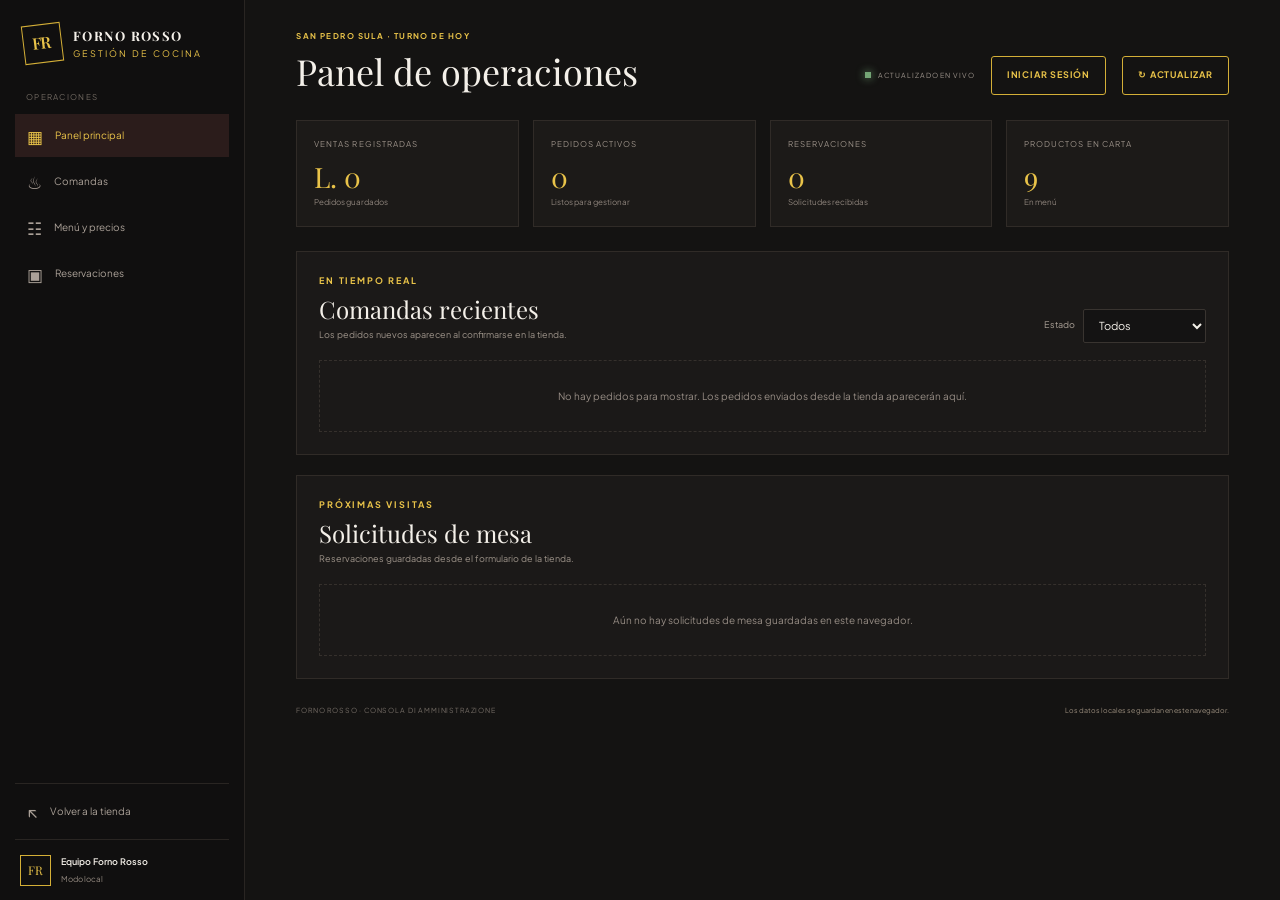
<file: admin.html>
<!doctype html>
<html lang="es">
<head>
  <meta charset="utf-8"><meta name="viewport" content="width=device-width, initial-scale=1"><meta name="theme-color" content="#131313">
  <title>Administración — FORNO ROSSO</title>
  <link rel="preconnect" href="https://fonts.googleapis.com"><link rel="preconnect" href="https://fonts.gstatic.com" crossorigin><link href="https://fonts.googleapis.com/css2?family=Playfair+Display:ital,wght@0,400;0,500;0,600;1,500&family=Plus+Jakarta+Sans:wght@400;500;600;700&display=swap" rel="stylesheet">
  <link rel="stylesheet" href="styles.css"><script src="config.js"></script><script defer src="app.js"></script>
</head>
<body class="admin-body">
  <aside class="admin-sidebar"><a class="brand" href="index.html"><span class="brand-mark">FR</span><span class="brand-copy"><strong>FORNO ROSSO</strong><small>Gestión de cocina</small></span></a><span class="admin-nav-label">OPERACIONES</span><a class="admin-nav active" href="#dashboard">▦ <span>Panel principal</span></a><a class="admin-nav" href="#orders">♨ <span>Comandas</span></a><a class="admin-nav" href="index.html#menu">☷ <span>Menú y precios</span></a><a class="admin-nav" href="#reservations">▣ <span>Reservaciones</span></a><a class="admin-nav back-link" href="index.html">↖ <span>Volver a la tienda</span></a><div class="admin-user"><span class="avatar">FR</span><div><strong>Equipo Forno Rosso</strong><small id="connectionState">Modo local</small></div></div></aside>
  <main class="admin-main" id="dashboard"><header class="admin-topbar"><div><span class="micro-label">SAN PEDRO SULA · TURNO DE HOY</span><h1>Panel de operaciones</h1></div><div class="admin-top-actions"><span class="live-indicator"><i></i> ACTUALIZADO EN VIVO</span><button class="button button-outline button-small" id="adminSignIn">Iniciar sesión</button><button class="button button-outline button-small" id="refreshOrders">↻ Actualizar</button></div></header>
    <section class="admin-kpis"><article><span>VENTAS REGISTRADAS</span><strong id="kpiSales">L. 0</strong><small>Pedidos guardados</small></article><article><span>PEDIDOS ACTIVOS</span><strong id="kpiActive">0</strong><small>Listos para gestionar</small></article><article><span>RESERVACIONES</span><strong id="kpiReservations">0</strong><small>Solicitudes recibidas</small></article><article><span>PRODUCTOS EN CARTA</span><strong id="kpiProducts">0</strong><small>En menú</small></article></section>
    <section class="admin-panel" id="orders"><div class="admin-panel-head"><div><span class="eyebrow gold">EN TIEMPO REAL</span><h2>Comandas recientes</h2><p>Los pedidos nuevos aparecen al confirmarse en la tienda.</p></div><label class="admin-filter">Estado <select id="orderFilter"><option value="all">Todos</option><option value="Nuevo">Nuevos</option><option value="En preparación">En preparación</option><option value="Listo">Listos</option><option value="Completado">Completados</option></select></label></div><div class="orders-list" id="ordersList"></div></section>
    <section class="admin-panel reservation-admin" id="reservations"><div class="admin-panel-head"><div><span class="eyebrow gold">PRÓXIMAS VISITAS</span><h2>Solicitudes de mesa</h2><p>Reservaciones guardadas desde el formulario de la tienda.</p></div></div><div class="orders-list" id="reservationsList"></div></section>
    <footer class="admin-footer"><span>FORNO ROSSO · CONSOLA DI AMMINISTRAZIONE</span><span class="demo-notice">Los datos locales se guardan en este navegador.</span></footer>
  </main><dialog class="auth-dialog" id="authDialog"><form id="authForm"><button type="button" class="icon-button auth-close" id="authClose" aria-label="Cerrar">×</button><span class="eyebrow gold">ACCESO DEL EQUIPO</span><h2>Iniciar sesión</h2><p>Usa la cuenta autorizada de Supabase para consultar pedidos en línea.</p><label>Correo electrónico<input name="email" type="email" autocomplete="username" required></label><label>Contraseña<input name="password" type="password" autocomplete="current-password" required></label><button class="button button-primary" type="submit">Entrar al panel <span>↗</span></button></form></dialog><div class="toast" id="toast" role="status" aria-live="polite"></div>
</body></html>
</file>
<file: styles.css>
@import url('https://fonts.googleapis.com/css2?family=Material+Symbols+Outlined:opsz,wght,FILL@20..48,300..700,0..1&display=swap');
:root{color-scheme:dark;--bg:#131313;--panel:#1b1a19;--panel2:#232221;--panel3:#2a2928;--wine:#9b111e;--wine-light:#b92230;--rose:#ffb3af;--gold:#e9c349;--gold-soft:#d4af37;--ivory:#f4f0e9;--muted:#b8aaa1;--line:rgba(233,195,73,.14);--line-dim:#302c28;--serif:'Playfair Display',Georgia,serif;--sans:'Plus Jakarta Sans',Arial,sans-serif;--max:1240px;--header:78px;--shadow:0 20px 55px rgba(0,0,0,.38)}
*{box-sizing:border-box}html{scroll-behavior:smooth;scroll-padding-top:calc(var(--header) + 16px)}body{margin:0;background:var(--bg);color:var(--ivory);font-family:var(--sans);font-size:15px;line-height:1.65}body.drawer-open{overflow:hidden}a{color:inherit;text-decoration:none}button,input,select{font:inherit}button{color:inherit}img{max-width:100%}.wrap{width:min(var(--max),calc(100% - 64px));margin-inline:auto}.site-header{height:var(--header);padding:0 max(32px,calc((100vw - var(--max))/2));position:sticky;top:0;z-index:20;display:flex;align-items:center;justify-content:space-between;gap:24px;background:rgba(16,15,15,.95);border-bottom:1px solid rgba(233,195,73,.1);backdrop-filter:blur(16px)}.brand{display:inline-flex;align-items:center;gap:11px;flex-shrink:0}.brand-mark{width:39px;height:39px;display:grid;place-items:center;border:1px solid var(--gold-soft);color:var(--gold);font-family:var(--serif);font-weight:600;letter-spacing:-.1em;padding-right:3px;font-size:16px;transform:rotate(-7deg)}.brand-copy{display:flex;flex-direction:column;line-height:1.25}.brand-copy strong{font-family:var(--serif);font-size:15px;letter-spacing:.11em}.brand-copy small{font-size:9px;color:var(--gold);text-transform:uppercase;letter-spacing:.22em;margin-top:4px}.main-nav{display:flex;align-items:center;gap:30px;height:100%}.nav-link{height:100%;display:flex;align-items:center;position:relative;color:#bdb3aa;font-size:12px;transition:color .2s}.nav-link:hover,.nav-link.active{color:var(--gold)}.nav-link.active:after{content:"";height:1px;background:var(--gold);position:absolute;bottom:0;left:0;right:0}.header-actions{display:flex;align-items:center;gap:18px}.currency{font-size:10px;letter-spacing:.12em;color:var(--gold);font-weight:700}.currency i{font-style:normal;color:var(--muted);font-weight:400}.icon-button{border:0;cursor:pointer;background:none;display:inline-grid;place-items:center}.cart-trigger{position:relative;width:37px;height:38px;border-left:1px solid var(--line-dim);border-right:1px solid var(--line-dim)}.bag-icon{font-size:24px;color:var(--ivory);line-height:1;transform:rotate(180deg)}.cart-count{position:absolute;top:0;right:0;min-width:17px;height:17px;display:grid;place-items:center;background:var(--gold);color:#241b00;font-weight:700;font-size:9px}.button{min-height:48px;padding:0 21px;display:inline-flex;align-items:center;justify-content:center;gap:13px;border:1px solid transparent;border-radius:3px;cursor:pointer;text-transform:uppercase;letter-spacing:.09em;font-size:10px;font-weight:700;transition:background .2s,border-color .2s,color .2s,transform .2s}.button:hover{transform:translateY(-2px)}.button span{font-size:15px}.button-primary{background:var(--wine);color:#fff6ed;border-color:rgba(255,255,255,.12)}.button-primary:hover{background:var(--wine-light);box-shadow:0 6px 22px rgba(155,17,30,.24)}.button-small{min-height:39px;padding-inline:15px;font-size:9px}.button-outline{border-color:var(--gold-soft);color:var(--gold);background:transparent}.button-outline:hover{background:rgba(212,175,55,.08)}.menu-toggle{display:none}.hero{min-height:min(700px,calc(100svh - var(--header)));position:relative;display:flex;align-items:center;overflow:hidden;background:#15100e}.hero-image{position:absolute;inset:0;background-image:url('https://lh3.googleusercontent.com/aida-public/[base64]');background-size:cover;background-position:center 52%;filter:saturate(.78);transform:scale(1.015)}.hero-shade{position:absolute;inset:0;background:linear-gradient(90deg,rgba(13,12,11,.94) 0%,rgba(13,12,11,.78) 38%,rgba(13,12,11,.28) 76%,rgba(13,12,11,.36) 100%),linear-gradient(0deg,rgba(19,19,19,.78),transparent 28%,rgba(19,19,19,.1))}.hero-content{position:relative;z-index:1;padding-top:42px;padding-bottom:52px}.eyebrow,.micro-label{display:block;font-size:9px;line-height:1.5;font-weight:700;letter-spacing:.2em;color:#d1c1b3}.eyebrow.gold{color:var(--gold)}.ember{width:6px;height:6px;display:inline-block;background:var(--gold);margin-right:9px;box-shadow:0 0 12px var(--gold)}h1,h2,h3,p{margin-top:0}.hero h1{font:500 clamp(46px,6.2vw,79px)/1.08 var(--serif);letter-spacing:-.035em;margin:22px 0 18px;max-width:720px}.hero h1 em,h2 em{color:var(--gold);font-weight:400}.hero-lede{max-width:510px;color:#d2c7bd;font-size:14px;line-height:1.9;margin-bottom:29px}.hero-actions{display:flex;align-items:center;gap:25px}.text-link{display:inline-flex;align-items:center;gap:10px;color:var(--ivory);font-size:11px;border-bottom:1px solid rgba(233,195,73,.5);padding-bottom:5px;transition:color .2s}.text-link:hover{color:var(--gold)}.hero-note{display:flex;align-items:center;gap:13px;margin-top:80px;color:#cfc1b5;font-size:8px;letter-spacing:.17em}.note-line{height:1px;width:44px;background:var(--gold)}.hero-side-label{position:absolute;right:25px;top:50%;writing-mode:vertical-rl;transform:translateY(-50%);font-size:8px;letter-spacing:.2em;color:#e2cba7}.scroll-cue{position:absolute;left:50%;bottom:20px;width:21px;height:32px;border:1px solid rgba(255,255,255,.4);display:grid;place-items:start center;padding-top:6px}.scroll-cue span{width:1px;height:7px;background:var(--gold);animation:scroll 1.4s infinite}@keyframes scroll{to{transform:translateY(9px);opacity:.15}}.intro-strip{border-top:1px solid var(--line);border-bottom:1px solid var(--line);background:#181716}.intro-grid{min-height:174px;display:grid;grid-template-columns:1.1fr 1.5fr .7fr;align-items:center;gap:55px}.intro-grid>div:first-child p{font:24px/1.35 var(--serif);margin:10px 0 0}.intro-grid em{color:var(--gold);font-weight:400}.micro-label{font-size:8px;color:var(--gold);letter-spacing:.18em}.intro-detail{display:flex;gap:16px;align-items:flex-start;border-left:1px solid var(--line-dim);padding-left:34px}.intro-detail p{margin:0;color:#b8ada3;font-size:12px;line-height:1.85;max-width:410px}.detail-icon{font-size:23px;color:var(--gold)}.rating{display:grid;grid-template-columns:auto 1fr;align-items:center;column-gap:9px;justify-self:end}.rating .stars{grid-column:1 / 3;font-size:13px;letter-spacing:.17em;color:var(--gold)}.rating strong{font:26px var(--serif)}.rating strong small{font-size:12px;color:var(--muted)}.rating .micro-label{font-size:7px}.section-space{padding:100px 0}.section-heading{display:flex;align-items:flex-end;justify-content:space-between;gap:30px;margin-bottom:35px}.section-heading h2,.craft-copy h2,.reservation-copy h2,.visit-grid h2{font:500 clamp(36px,4.4vw,53px)/1.15 var(--serif);letter-spacing:-.025em;margin:12px 0 0}.section-heading>p{margin:0 0 4px;color:#a99f96;font-size:12px;line-height:1.8}.menu-toolbar{display:flex;align-items:center;justify-content:space-between;gap:20px;padding-bottom:16px;border-bottom:1px solid var(--line-dim);margin-bottom:27px}.category-filters{display:flex;gap:8px;flex-wrap:wrap}.filter-button{background:transparent;border:1px solid #3a3632;color:#c4b9af;border-radius:2px;min-height:34px;padding:0 13px;text-transform:uppercase;font-size:8px;font-weight:700;letter-spacing:.1em;cursor:pointer;transition:all .2s}.filter-button:hover,.filter-button.active{border-color:var(--gold-soft);color:var(--gold);background:rgba(212,175,55,.06)}.menu-currency{font-size:8px;color:#948a81;letter-spacing:.12em;white-space:nowrap}.menu-currency span{color:var(--gold);padding:0 5px}.product-grid{display:grid;grid-template-columns:repeat(3,minmax(0,1fr));gap:22px}.product-card{background:#1a1918;border:1px solid #302b27;transition:transform .25s,border-color .25s,box-shadow .25s;min-width:0}.product-card:hover{transform:translateY(-4px);border-color:rgba(212,175,55,.42);box-shadow:0 15px 35px rgba(0,0,0,.2)}.product-image{height:212px;position:relative;overflow:hidden;background:#29221c}.product-image img{width:100%;height:100%;object-fit:cover;display:block;transition:transform .6s}.product-card:hover .product-image img{transform:scale(1.045)}.product-image:after{content:"";position:absolute;inset:30% 0 0;background:linear-gradient(transparent,rgba(18,16,15,.6))}.product-badge{position:absolute;z-index:1;top:12px;left:12px;padding:6px 8px;background:rgba(19,19,19,.82);border:1px solid rgba(212,175,55,.35);color:var(--gold);font-size:7px;letter-spacing:.14em;text-transform:uppercase}.product-body{padding:18px 18px 16px}.product-meta{display:flex;align-items:flex-start;justify-content:space-between;gap:12px}.product-meta h3{font:500 22px/1.2 var(--serif);margin:0 0 7px}.product-meta .price{font-size:14px;font-weight:700;color:var(--gold);white-space:nowrap}.product-desc{min-height:59px;color:#aaa097;font-size:10px;line-height:1.75;margin:0 0 15px}.product-foot{display:flex;align-items:center;justify-content:space-between;border-top:1px solid #302c28;padding-top:12px}.product-time{color:#8f857c;font-size:8px;letter-spacing:.05em}.add-button{border:0;background:transparent;color:var(--gold);cursor:pointer;font-size:9px;letter-spacing:.08em;text-transform:uppercase;font-weight:700;padding:5px 0 5px 10px}.add-button:hover{color:var(--ivory)}.add-button span{font-size:15px;vertical-align:-1px;margin-left:4px}.menu-foot{display:flex;align-items:center;justify-content:center;gap:20px;margin-top:43px}.menu-foot-rule{width:min(170px,20vw);height:1px;background:var(--line-dim)}.menu-foot p{font-size:10px;color:#968b82;margin:0;text-align:center}.menu-foot a{color:var(--gold);white-space:nowrap}.craft-section{display:grid;grid-template-columns:1fr 1fr;min-height:475px;background:#1b1917}.craft-photo{background-image:linear-gradient(0deg,rgba(0,0,0,.12),rgba(0,0,0,.08)),url('https://lh3.googleusercontent.com/aida-public/[base64]');background-position:center;background-size:cover;min-height:380px}.craft-copy{padding:65px max(45px,calc((100vw - var(--max))/2));padding-left:clamp(45px,7vw,115px);max-width:760px;align-self:center}.craft-copy h2{margin:14px 0 19px}.craft-copy>p,.reservation-copy>p{max-width:470px;color:#b8ada4;font-size:12px;line-height:1.9}.craft-facts{display:flex;gap:30px;margin:26px 0 24px}.craft-facts div{display:flex;flex-direction:column}.craft-facts strong{font:32px var(--serif);color:var(--gold)}.craft-facts strong span{font-size:17px}.craft-facts small{font-size:7px;color:#968b81;letter-spacing:.12em}.reservation-section{background:#151413}.reservation-grid{display:grid;grid-template-columns:1fr 1fr;gap:clamp(50px,10vw,140px);align-items:center}.reservation-copy h2{margin:15px 0 19px}.reservation-copy>p{margin-bottom:33px}.contact-lines{display:grid;gap:14px}.contact-lines div{display:flex;flex-direction:column;gap:3px}.contact-lines span,.form-heading>span{font-size:8px;letter-spacing:.17em;color:var(--gold);font-weight:700}.contact-lines strong{font-size:11px;font-weight:500;color:#d4cbc2}.reservation-form{background:#1c1a18;border:1px solid rgba(212,175,55,.17);padding:28px 30px;box-shadow:var(--shadow)}.form-heading{margin-bottom:20px}.form-heading p{font:21px var(--serif);margin:5px 0 0}.reservation-form label{display:flex;flex-direction:column;gap:7px;color:#c9bfb6;font-size:9px;letter-spacing:.08em;text-transform:uppercase;margin-bottom:14px}.reservation-form input,.reservation-form select,.admin-filter select{width:100%;background:#141313;border:1px solid #393430;color:var(--ivory);border-radius:2px;min-height:42px;padding:0 11px;outline:none;font-size:11px;letter-spacing:0;text-transform:none}.reservation-form input::placeholder{color:#756d66}.reservation-form input:focus,.reservation-form select:focus,.admin-filter select:focus{border-color:var(--gold);box-shadow:0 0 0 2px rgba(212,175,55,.09)}.form-row{display:grid;grid-template-columns:1fr 1fr;gap:12px}.form-submit{width:100%;margin-top:3px}.form-note{text-align:center;font-size:8px;color:#8f857d;margin:10px 0 0}.visit-section{padding:58px 0;background:linear-gradient(110deg,#73141b,#481116);border-block:1px solid rgba(255,255,255,.07)}.visit-grid{display:grid;grid-template-columns:1.3fr 1fr auto;align-items:center;gap:30px}.visit-grid .eyebrow{color:#edce76}.visit-grid h2{font-size:35px;margin-top:10px}.visit-address>span{font-size:8px;letter-spacing:.13em;color:#e5c85f}.visit-address p{font:17px/1.6 var(--serif);margin:8px 0 10px}.visit-address .text-link{font-size:9px}.visit-grid .button-outline{color:#fff0c9;border-color:rgba(255,240,201,.55)}.site-footer{background:#10100f}.footer-main{min-height:146px;display:flex;align-items:center;justify-content:space-between;gap:25px}.footer-main>p{font:italic 15px/1.6 var(--serif);color:#b5a99e;margin:0}.footer-links{display:flex;gap:20px;flex-wrap:wrap}.footer-links a{font-size:9px;color:#afa59c}.footer-links a:hover{color:var(--gold)}.footer-bottom{display:flex;justify-content:space-between;border-top:1px solid #282522;padding-block:14px;font-size:7px;letter-spacing:.15em;color:#776f68}.drawer-backdrop{position:fixed;inset:0;background:rgba(0,0,0,.64);z-index:29;backdrop-filter:blur(2px)}.cart-drawer{position:fixed;z-index:30;right:0;top:0;height:100dvh;width:min(430px,100%);background:#1b1918;border-left:1px solid var(--line);transform:translateX(101%);transition:transform .28s ease;padding:28px;display:flex;flex-direction:column;box-shadow:var(--shadow)}.cart-drawer.open{transform:translateX(0)}.drawer-head{display:flex;align-items:flex-start;justify-content:space-between;border-bottom:1px solid var(--line-dim);padding-bottom:19px}.drawer-head h2{font:30px var(--serif);margin:7px 0 0}.close-drawer{font-size:29px;color:#bdb3aa;width:36px;height:36px}.cart-items{overflow:auto;flex:1}.cart-line{display:grid;grid-template-columns:1fr auto;gap:6px 12px;padding:17px 0;border-bottom:1px solid #302b27}.cart-line-title{font:18px var(--serif)}.cart-line-price{font-size:12px;color:var(--gold);font-weight:700}.cart-line-controls{display:flex;align-items:center;gap:11px}.qty-button{width:26px;height:26px;background:#252321;border:1px solid #3c3732;color:var(--gold);cursor:pointer}.remove-button{margin-left:auto;border:0;background:none;color:#a89b91;font-size:9px;text-decoration:underline;cursor:pointer}.cart-empty{flex:1;display:flex;flex-direction:column;align-items:center;justify-content:center;text-align:center;color:#a99f96}.cart-empty>span{font-size:37px;color:var(--gold)}.cart-empty p{font:20px/1.6 var(--serif);margin:9px 0 15px}.cart-summary{border-top:1px solid var(--line-dim);padding-top:17px}.subtotal{display:flex;justify-content:space-between;align-items:center}.subtotal strong{font:22px var(--serif);color:var(--gold)}.cart-summary>p{font-size:9px;color:#988e85;margin:8px 0 15px}.checkout-button{width:100%}.toast{position:fixed;z-index:60;bottom:25px;left:50%;transform:translate(-50%,15px);background:#292622;border:1px solid rgba(212,175,55,.45);color:var(--ivory);padding:12px 18px;font-size:11px;box-shadow:var(--shadow);opacity:0;pointer-events:none;transition:.25s;max-width:calc(100% - 30px);text-align:center}.toast.show{opacity:1;transform:translate(-50%,0)}.empty-products{grid-column:1/-1;text-align:center;padding:50px;color:#a89e95}
/* Administration */
.admin-body{min-height:100vh;background:#141312}.admin-sidebar{position:fixed;z-index:15;inset:0 auto 0 0;width:245px;background:#100f0f;border-right:1px solid #292522;padding:24px 15px 14px;display:flex;flex-direction:column}.admin-sidebar .brand{padding:0 8px 28px}.admin-sidebar .brand-copy strong{font-size:13px}.admin-nav-label{font-size:8px;color:#726a62;letter-spacing:.16em;padding:0 11px 10px}.admin-nav{display:flex;align-items:center;gap:12px;min-height:43px;padding:0 12px;color:#aaa097;font-size:17px;margin-bottom:3px}.admin-nav span{font-size:10px}.admin-nav:hover,.admin-nav.active{background:#2b1c1b;color:var(--gold)}.back-link{margin-top:auto;border-top:1px solid #292522;padding-top:13px}.admin-user{border-top:1px solid #292522;margin-top:10px;padding:15px 5px 0;display:flex;align-items:center;gap:10px}.avatar{width:31px;height:31px;border:1px solid var(--gold-soft);color:var(--gold);display:grid;place-items:center;font:12px var(--serif)}.admin-user div{display:flex;flex-direction:column}.admin-user strong{font-size:9px;font-weight:600}.admin-user small{font-size:8px;color:#91877e;margin-top:3px}.admin-main{margin-left:245px;padding:30px clamp(20px,4vw,55px) 24px;max-width:1600px}.admin-topbar{display:flex;align-items:flex-end;justify-content:space-between;gap:20px;padding-bottom:25px}.admin-topbar h1{font:36px var(--serif);margin:5px 0 0}.admin-top-actions{display:flex;align-items:center;gap:16px}.live-indicator{display:flex;align-items:center;gap:7px;color:#9e958d;font-size:7px;letter-spacing:.13em}.live-indicator i{width:6px;height:6px;background:#74a575;box-shadow:0 0 8px #74a575}.admin-kpis{display:grid;grid-template-columns:repeat(4,1fr);gap:14px;margin-bottom:24px}.admin-kpis article{padding:17px;background:#1c1a18;border:1px solid #302b27;display:flex;flex-direction:column}.admin-kpis article>span{font-size:8px;letter-spacing:.13em;color:#9c9289}.admin-kpis strong{font:28px var(--serif);color:var(--gold);margin:7px 0 1px}.admin-kpis small{font-size:8px;color:#8d837b}.admin-panel{background:#1b1918;border:1px solid #302b27;padding:22px;margin-bottom:20px}.admin-panel-head{display:flex;align-items:flex-end;justify-content:space-between;gap:18px;margin-bottom:17px}.admin-panel-head h2{font:24px var(--serif);margin:5px 0 3px}.admin-panel-head p{font-size:9px;color:#9e948a;margin:0}.admin-filter{display:flex;align-items:center;gap:8px;color:#aba197;font-size:9px}.admin-filter select{min-height:34px;width:auto}.orders-list{display:grid;gap:9px}.order-card{display:grid;grid-template-columns:1.1fr 1.5fr .7fr auto;align-items:center;gap:15px;background:#151413;border:1px solid #2a2623;padding:14px}.order-card strong{font-size:10px}.order-card small{display:block;color:#9b9188;font-size:8px;margin-top:4px}.order-card .order-items{color:#c8beb4;font-size:9px;line-height:1.7}.order-card .order-total{color:var(--gold);font:18px var(--serif)}.order-actions{display:flex;align-items:center;gap:7px}.order-status{font-size:8px;color:var(--gold);border:1px solid rgba(212,175,55,.3);padding:5px 7px;white-space:nowrap}.status-button{border:1px solid #494039;background:#24211e;color:#e7ded5;padding:7px 8px;font-size:8px;cursor:pointer;white-space:nowrap}.status-button:hover{border-color:var(--gold);color:var(--gold)}.admin-empty{padding:27px 10px;text-align:center;color:#958b83;font-size:10px;border:1px dashed #35302c}.reservation-admin{margin-top:20px}.admin-footer{display:flex;justify-content:space-between;gap:14px;color:#766e67;font-size:7px;letter-spacing:.12em;padding:6px 0}.demo-notice{color:#9a8d7d;letter-spacing:0}
@media(max-width:1000px){.main-nav{gap:17px}.main-nav .nav-link{font-size:10px}.header-actions{gap:12px}.product-grid{grid-template-columns:repeat(2,minmax(0,1fr))}.intro-grid{gap:25px}.intro-detail{padding-left:20px}.craft-copy{padding:48px 35px}.admin-sidebar{width:210px}.admin-main{margin-left:210px}.admin-kpis{grid-template-columns:repeat(2,1fr)}.order-card{grid-template-columns:1fr 1.4fr .6fr}.order-actions{grid-column:1/-1;justify-content:flex-end}}
@media(max-width:720px){:root{--header:66px}.wrap{width:calc(100% - 38px)}.site-header{padding:0 19px;gap:12px}.brand-mark{width:34px;height:34px}.brand-copy strong{font-size:13px}.brand-copy small{font-size:8px}.menu-toggle{display:flex;flex-direction:column;gap:4px;width:30px;height:34px;margin-left:auto}.menu-toggle span{display:block;width:19px;height:1px;background:var(--ivory)}.main-nav{display:none;position:absolute;top:var(--header);left:0;right:0;height:auto;background:#151413;border-bottom:1px solid var(--line);padding:10px 20px 17px;align-items:stretch;gap:0;flex-direction:column}.main-nav.open{display:flex}.nav-link{height:42px;border-bottom:1px solid #2a2724;font-size:11px!important}.nav-link.active:after{display:none}.header-actions{gap:8px}.currency{display:none}.cart-trigger{border-right:0}.header-actions .button{font-size:8px;padding:0 10px;min-height:35px}.hero{min-height:650px;min-height:min(710px,calc(100svh - var(--header)))}.hero-image{background-position:58% center}.hero-shade{background:linear-gradient(90deg,rgba(13,12,11,.88),rgba(13,12,11,.55) 75%,rgba(13,12,11,.35)),linear-gradient(0deg,rgba(19,19,19,.65),transparent 45%)}.hero-content{padding-top:22px;padding-bottom:42px}.hero h1{font-size:clamp(43px,11vw,62px);margin-top:19px}.hero-lede{font-size:12px;max-width:400px}.hero-actions{gap:18px;flex-wrap:wrap}.hero-actions .button{min-height:44px}.hero-note{margin-top:58px;font-size:7px}.hero-side-label{right:10px;font-size:7px}.scroll-cue{display:none}.intro-grid{grid-template-columns:1fr 1fr;gap:20px;padding-block:25px}.intro-grid>div:first-child p{font-size:21px}.intro-detail{grid-column:1/-1;grid-row:2;padding:16px 0 0;border-left:0;border-top:1px solid var(--line-dim)}.rating{grid-column:2;grid-row:1}.rating strong{font-size:22px}.rating .micro-label{font-size:6px}.section-space{padding:70px 0}.section-heading{display:block;margin-bottom:25px}.section-heading h2,.craft-copy h2,.reservation-copy h2{font-size:39px}.section-heading>p{margin-top:13px}.menu-toolbar{align-items:flex-start;flex-direction:column}.category-filters{flex-wrap:nowrap;width:calc(100vw - 20px);overflow-x:auto;padding-bottom:5px}.filter-button{flex-shrink:0}.menu-currency{align-self:flex-end;font-size:7px}.product-grid{grid-template-columns:1fr;gap:14px}.product-image{height:215px}.product-body{padding:15px}.product-desc{min-height:0}.product-meta h3{font-size:21px}.craft-section{grid-template-columns:1fr}.craft-photo{min-height:280px;height:42vw}.craft-copy{padding:46px 19px 50px}.craft-copy>p{font-size:11px}.craft-facts{gap:22px;justify-content:space-between}.craft-facts strong{font-size:27px}.craft-facts small{font-size:6px}.reservation-grid{grid-template-columns:1fr;gap:29px}.reservation-copy>p{font-size:11px}.reservation-form{padding:21px 17px}.form-row{gap:9px}.visit-section{padding:40px 0}.visit-grid{grid-template-columns:1fr 1fr;gap:20px}.visit-grid h2{font-size:29px}.visit-address p{font-size:15px}.visit-grid .button-outline{grid-column:1/-1;justify-self:start}.footer-main{padding-block:27px;min-height:0;align-items:flex-start;flex-wrap:wrap}.footer-main>p{font-size:13px}.footer-links{width:100%;gap:14px}.footer-links a{font-size:8px}.footer-bottom{font-size:6px;gap:10px;line-height:1.6}.menu-foot{gap:8px}.menu-foot p{font-size:8px}.menu-foot-rule{width:23px;flex-shrink:0}.cart-drawer{padding:22px 18px}.admin-sidebar{position:relative;width:100%;height:auto;inset:auto;padding:12px 15px;display:grid;grid-template-columns:1fr auto;align-items:center}.admin-sidebar .brand{padding:0}.admin-sidebar .brand-mark{width:32px;height:32px}.admin-sidebar .brand-copy strong{font-size:11px}.admin-sidebar .brand-copy small{font-size:7px}.admin-nav-label,.admin-user{display:none}.admin-nav{display:none}.admin-nav.back-link{display:flex;margin:0;border:0;padding:0;font-size:18px;min-height:auto}.admin-nav.back-link span{font-size:0}.admin-main{margin:0;padding:22px 18px}.admin-topbar{align-items:flex-start;flex-direction:column}.admin-topbar h1{font-size:30px}.admin-top-actions{width:100%;justify-content:space-between}.admin-kpis{gap:9px}.admin-kpis article{padding:12px}.admin-kpis article>span{font-size:7px}.admin-kpis strong{font-size:23px}.admin-panel{padding:15px}.admin-panel-head{align-items:flex-start;flex-direction:column}.order-card{grid-template-columns:1fr 1fr;gap:9px;padding:12px}.order-card .order-items{grid-column:1/-1;grid-row:2}.order-card .order-total{justify-self:end}.order-actions{grid-column:1/-1;justify-content:space-between}.admin-footer{flex-direction:column}.status-button{font-size:7px}.admin-filter{width:100%;justify-content:space-between}.admin-filter select{flex:1}}
@media(prefers-reduced-motion:reduce){*,*::before,*::after{scroll-behavior:auto!important;animation-duration:.01ms!important;animation-iteration-count:1!important;transition-duration:.01ms!important}}
.bag-icon{width:19px;height:19px;fill:none;stroke:currentColor;stroke-width:1.35;stroke-linecap:round;stroke-linejoin:round;transform:none}
.checkout-fields{display:grid;gap:8px;margin-top:15px}.checkout-fields label{display:flex;flex-direction:column;gap:4px;text-transform:uppercase;letter-spacing:.1em;font-size:8px;color:#a99e94}.checkout-fields input,.checkout-fields select{width:100%;min-height:36px;background:#141313;border:1px solid #393430;color:var(--ivory);padding:0 9px;font-size:10px;outline:0;border-radius:2px}.checkout-fields input:focus,.checkout-fields select:focus{border-color:var(--gold)}.checkout-fields [hidden]{display:none}.auth-dialog{width:min(420px,calc(100% - 30px));border:1px solid rgba(212,175,55,.35);background:#1b1918;color:var(--ivory);padding:29px;box-shadow:var(--shadow)}.auth-dialog::backdrop{background:rgba(0,0,0,.7);backdrop-filter:blur(3px)}.auth-dialog form{display:grid;gap:12px}.auth-dialog h2{font:30px var(--serif);margin:0}.auth-dialog p{font-size:10px;color:#aaa097;margin:0 0 3px}.auth-dialog label{display:grid;gap:5px;font-size:9px;text-transform:uppercase;letter-spacing:.1em;color:#c4b9af}.auth-dialog input{min-height:41px;background:#141313;border:1px solid #393430;color:var(--ivory);padding:0 10px;outline:0}.auth-dialog input:focus{border-color:var(--gold)}.auth-close{position:absolute;right:13px;top:13px;font-size:25px;color:#bdb3aa}
</file>
